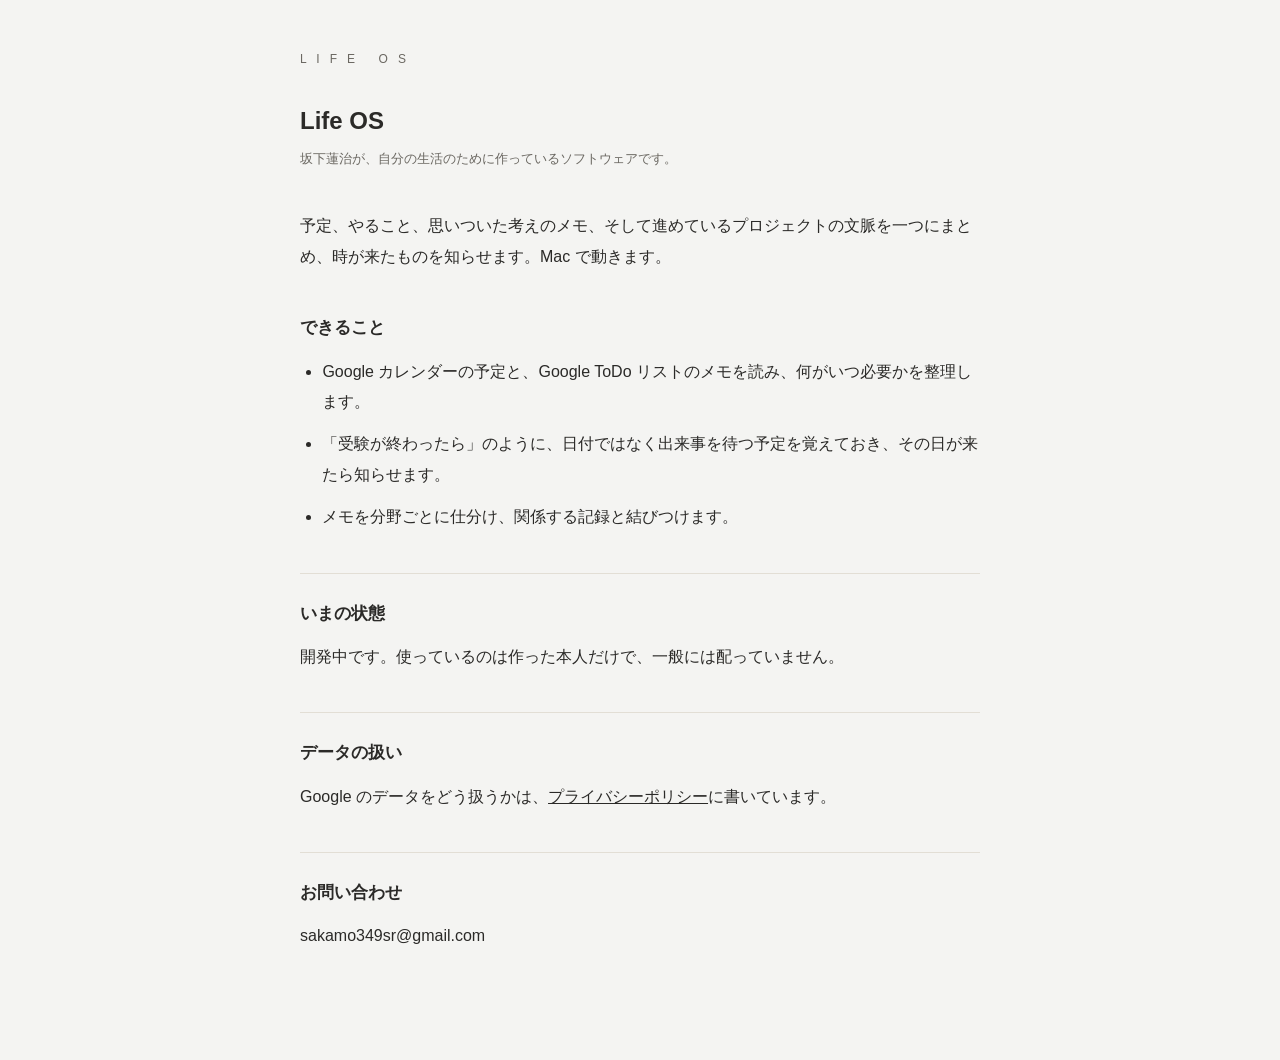
<file: index.html>
<!DOCTYPE html>
<html lang="ja">
<head>
<meta charset="utf-8">
<meta name="viewport" content="width=device-width, initial-scale=1">
<title>Life OS</title>
<link rel="stylesheet" href="style.css">
</head>
<body>
<main>

<p class="brand">L I F E &nbsp; O S</p>

<h1>Life OS</h1>
<p class="meta">坂下蓮治が、自分の生活のために作っているソフトウェアです。</p>

<p>予定、やること、思いついた考えのメモ、そして進めているプロジェクトの文脈を一つにまとめ、時が来たものを知らせます。Mac で動きます。</p>

<h2>できること</h2>
<ul>
  <li>Google カレンダーの予定と、Google ToDo リストのメモを読み、何がいつ必要かを整理します。</li>
  <li>「受験が終わったら」のように、日付ではなく出来事を待つ予定を覚えておき、その日が来たら知らせます。</li>
  <li>メモを分野ごとに仕分け、関係する記録と結びつけます。</li>
</ul>

<h2>いまの状態</h2>
<p>開発中です。使っているのは作った本人だけで、一般には配っていません。</p>

<h2>データの扱い</h2>
<p>Google のデータをどう扱うかは、<a href="privacy/">プライバシーポリシー</a>に書いています。</p>

<h2>お問い合わせ</h2>
<p>sakamo349sr@gmail.com</p>

</main>
</body>
</html>
</file>
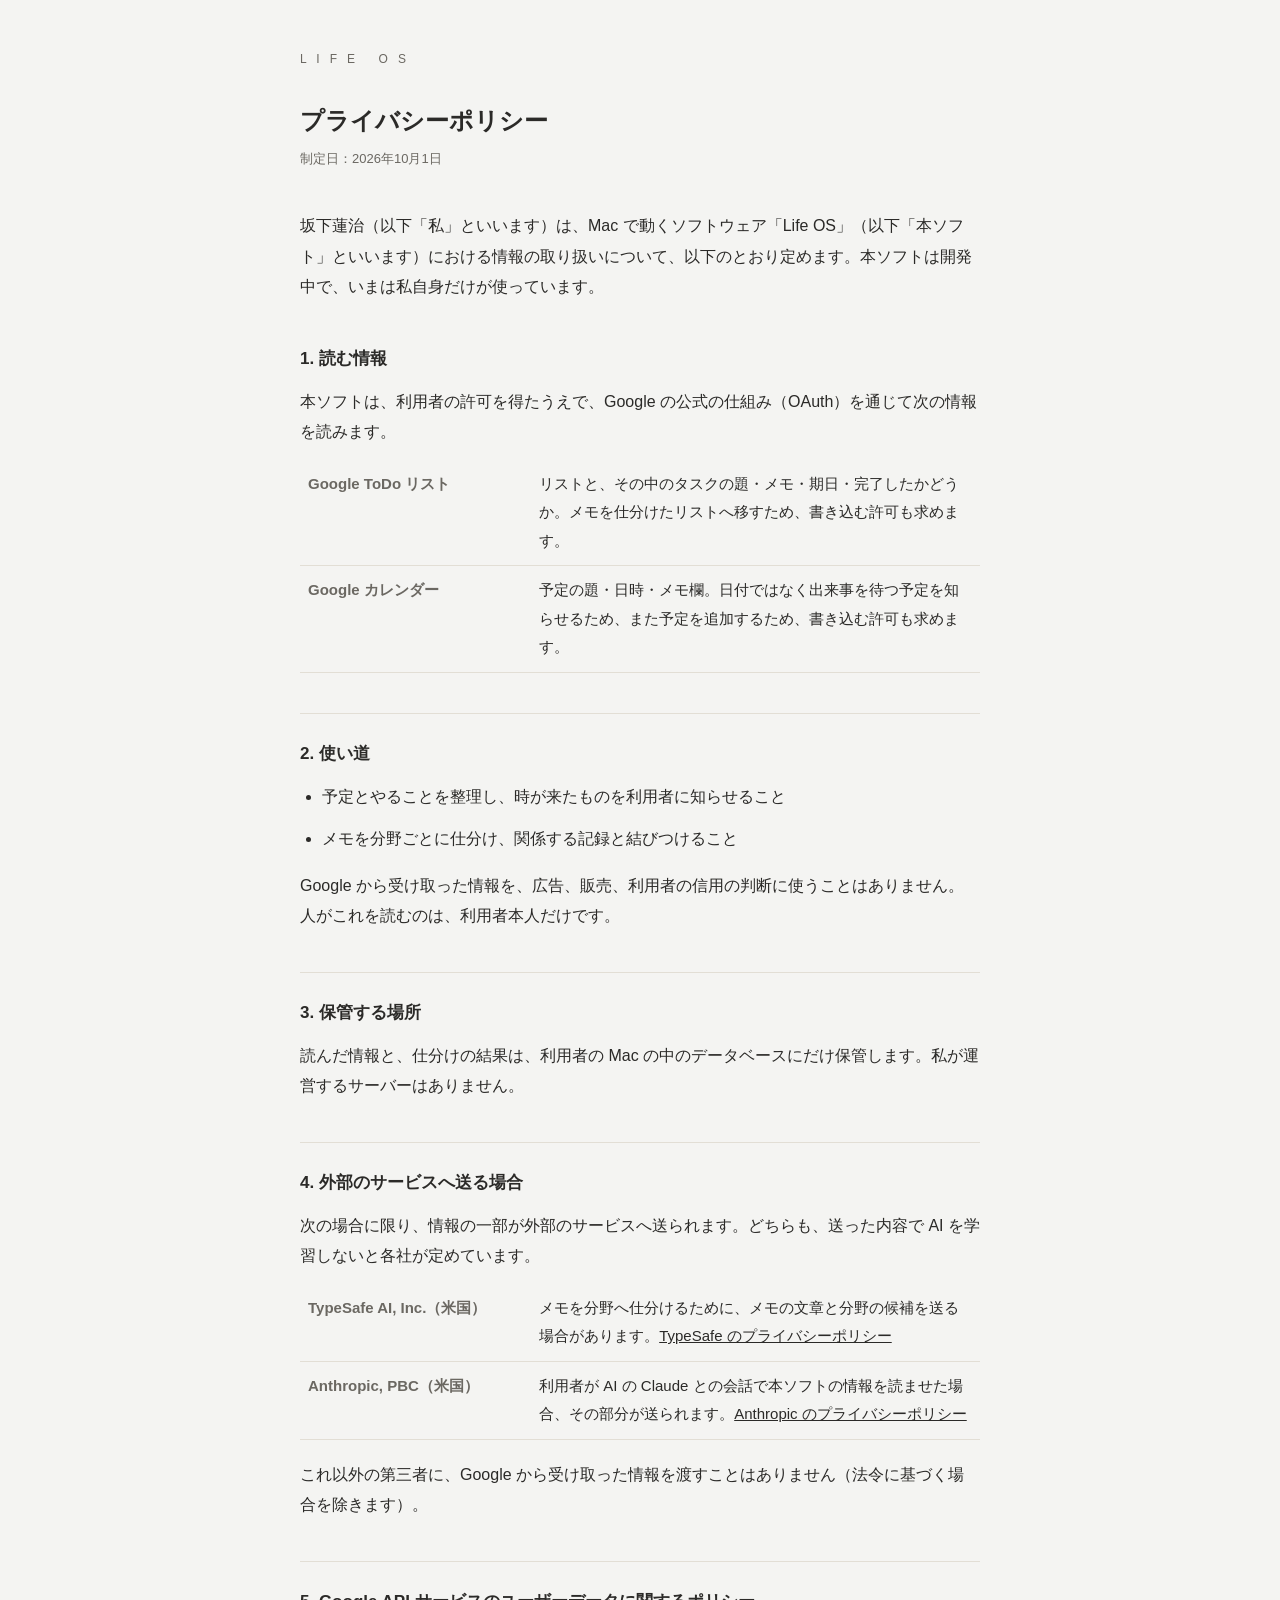
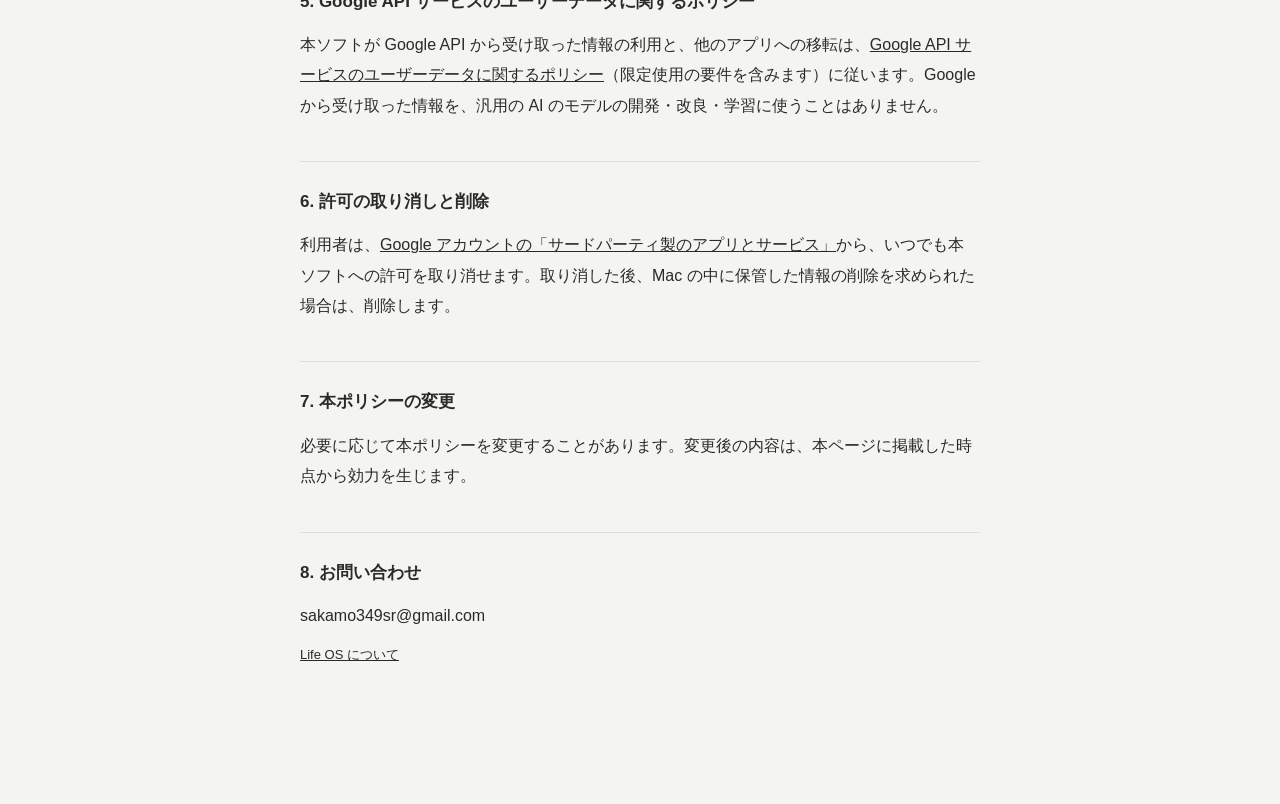
<file: privacy/index.html>
<!DOCTYPE html>
<html lang="ja">
<head>
<meta charset="utf-8">
<meta name="viewport" content="width=device-width, initial-scale=1">
<title>プライバシーポリシー｜Life OS</title>
<link rel="stylesheet" href="../style.css">
</head>
<body>
<main>

<p class="brand">L I F E &nbsp; O S</p>

<h1>プライバシーポリシー</h1>
<p class="meta">制定日：2026年10月1日</p>

<p>坂下蓮治（以下「私」といいます）は、Mac で動くソフトウェア「Life OS」（以下「本ソフト」といいます）における情報の取り扱いについて、以下のとおり定めます。本ソフトは開発中で、いまは私自身だけが使っています。</p>

<h2>1. 読む情報</h2>
<p>本ソフトは、利用者の許可を得たうえで、Google の公式の仕組み（OAuth）を通じて次の情報を読みます。</p>
<table>
  <tr><th>Google ToDo リスト</th><td>リストと、その中のタスクの題・メモ・期日・完了したかどうか。メモを仕分けたリストへ移すため、書き込む許可も求めます。</td></tr>
  <tr><th>Google カレンダー</th><td>予定の題・日時・メモ欄。日付ではなく出来事を待つ予定を知らせるため、また予定を追加するため、書き込む許可も求めます。</td></tr>
</table>

<h2>2. 使い道</h2>
<ul>
  <li>予定とやることを整理し、時が来たものを利用者に知らせること</li>
  <li>メモを分野ごとに仕分け、関係する記録と結びつけること</li>
</ul>
<p>Google から受け取った情報を、広告、販売、利用者の信用の判断に使うことはありません。人がこれを読むのは、利用者本人だけです。</p>

<h2>3. 保管する場所</h2>
<p>読んだ情報と、仕分けの結果は、利用者の Mac の中のデータベースにだけ保管します。私が運営するサーバーはありません。</p>

<h2>4. 外部のサービスへ送る場合</h2>
<p>次の場合に限り、情報の一部が外部のサービスへ送られます。どちらも、送った内容で AI を学習しないと各社が定めています。</p>
<table>
  <tr><th>TypeSafe AI, Inc.（米国）</th><td>メモを分野へ仕分けるために、メモの文章と分野の候補を送る場合があります。<a href="https://typesafe.ai/privacy">TypeSafe のプライバシーポリシー</a></td></tr>
  <tr><th>Anthropic, PBC（米国）</th><td>利用者が AI の Claude との会話で本ソフトの情報を読ませた場合、その部分が送られます。<a href="https://www.anthropic.com/legal/privacy">Anthropic のプライバシーポリシー</a></td></tr>
</table>
<p>これ以外の第三者に、Google から受け取った情報を渡すことはありません（法令に基づく場合を除きます）。</p>

<h2>5. Google API サービスのユーザーデータに関するポリシー</h2>
<p>本ソフトが Google API から受け取った情報の利用と、他のアプリへの移転は、<a href="https://developers.google.com/terms/api-services-user-data-policy">Google API サービスのユーザーデータに関するポリシー</a>（限定使用の要件を含みます）に従います。Google から受け取った情報を、汎用の AI のモデルの開発・改良・学習に使うことはありません。</p>

<h2>6. 許可の取り消しと削除</h2>
<p>利用者は、<a href="https://myaccount.google.com/permissions">Google アカウントの「サードパーティ製のアプリとサービス」</a>から、いつでも本ソフトへの許可を取り消せます。取り消した後、Mac の中に保管した情報の削除を求められた場合は、削除します。</p>

<h2>7. 本ポリシーの変更</h2>
<p>必要に応じて本ポリシーを変更することがあります。変更後の内容は、本ページに掲載した時点から効力を生じます。</p>

<h2>8. お問い合わせ</h2>
<p>sakamo349sr@gmail.com</p>

<p class="meta"><a href="../">Life OS について</a></p>

</main>
</body>
</html>
</file>
<file: style.css>
/* Life OS の公開ページ 共通スタイル（OMIT. の法務ページと同じ骨組み）。
   明るい灰の地に、装飾はしない。 */

:root {
  --bg: #f4f4f2;
  --ink: #2b2a28;
  --dim: #6b6862;
  --line: #e2ded5;
}

* { box-sizing: border-box; }

body {
  margin: 0;
  padding: 48px 20px 96px;
  background: var(--bg);
  color: var(--ink);
  font-family: -apple-system, BlinkMacSystemFont, "Hiragino Sans", "Noto Sans JP", sans-serif;
  font-size: 16px;
  line-height: 1.9;
  -webkit-text-size-adjust: 100%;
}

main { max-width: 680px; margin: 0 auto; }

.brand {
  font-size: 12px;
  letter-spacing: 0.28em;
  color: var(--dim);
  margin-bottom: 32px;
}

h1 {
  font-size: 24px;
  font-weight: 600;
  line-height: 1.5;
  margin: 0 0 8px;
}

.meta {
  font-size: 13px;
  color: var(--dim);
  margin: 0 0 40px;
}

h2 {
  font-size: 17px;
  font-weight: 600;
  margin: 40px 0 12px;
  padding-top: 24px;
  border-top: 1px solid var(--line);
}

h2:first-of-type { border-top: none; padding-top: 0; }

p, li { margin: 0 0 12px; }
ul, ol { padding-left: 1.4em; margin: 0 0 16px; }

dl { margin: 0 0 16px; }
dt { font-weight: 600; margin-top: 16px; }
dd { margin: 0 0 4px; padding-left: 0; color: var(--ink); }

table {
  width: 100%;
  border-collapse: collapse;
  margin: 0 0 20px;
  font-size: 15px;
}
th, td {
  text-align: left;
  vertical-align: top;
  padding: 10px 8px;
  border-bottom: 1px solid var(--line);
}
th { width: 34%; font-weight: 600; color: var(--dim); }

a { color: var(--ink); }

.pending {
  background: #fff3c4;
  padding: 0 4px;
  font-weight: 600;
}

footer {
  margin-top: 64px;
  padding-top: 24px;
  border-top: 1px solid var(--line);
  font-size: 13px;
  color: var(--dim);
}
footer a { margin-right: 16px; }

@media (max-width: 480px) {
  body { padding: 32px 18px 72px; font-size: 15px; }
  th, td { display: block; width: 100%; padding: 4px 0; border: none; }
  th { padding-top: 14px; }
  td { border-bottom: 1px solid var(--line); padding-bottom: 12px; }
}
</file>
